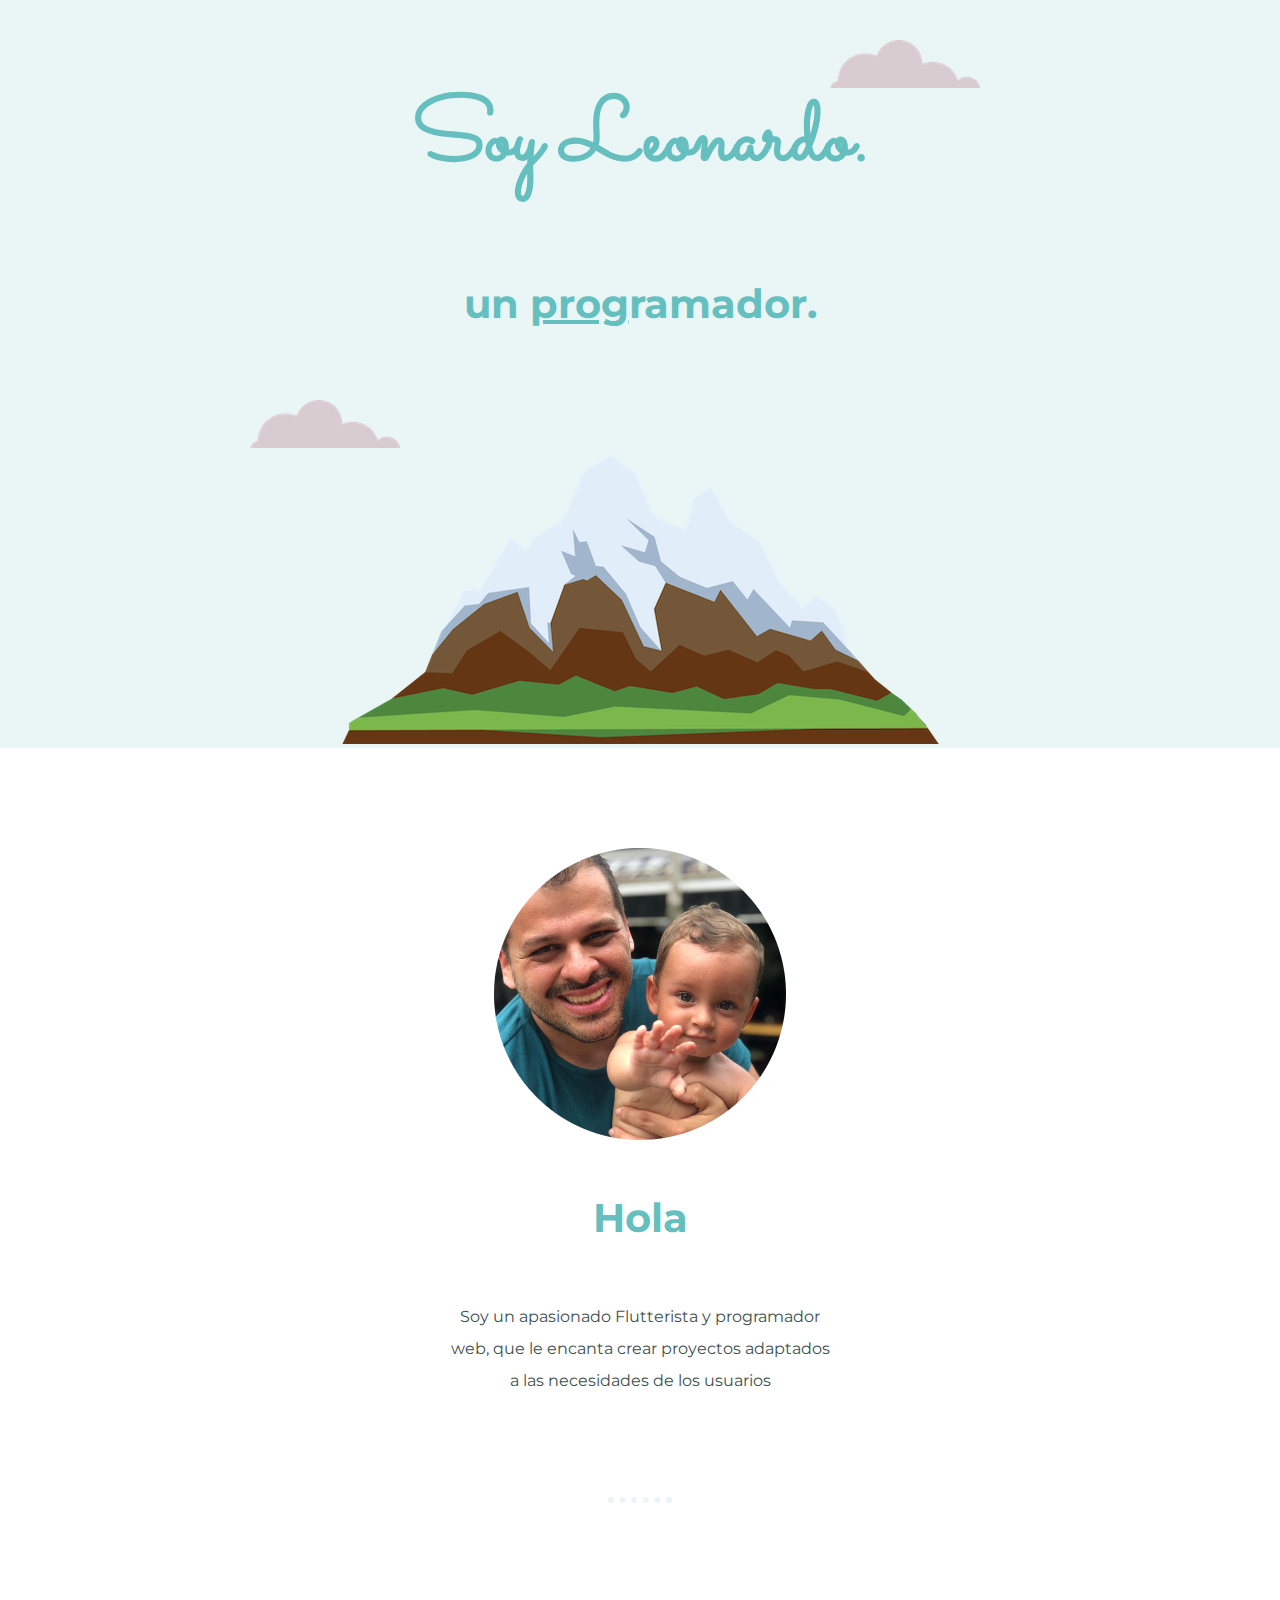
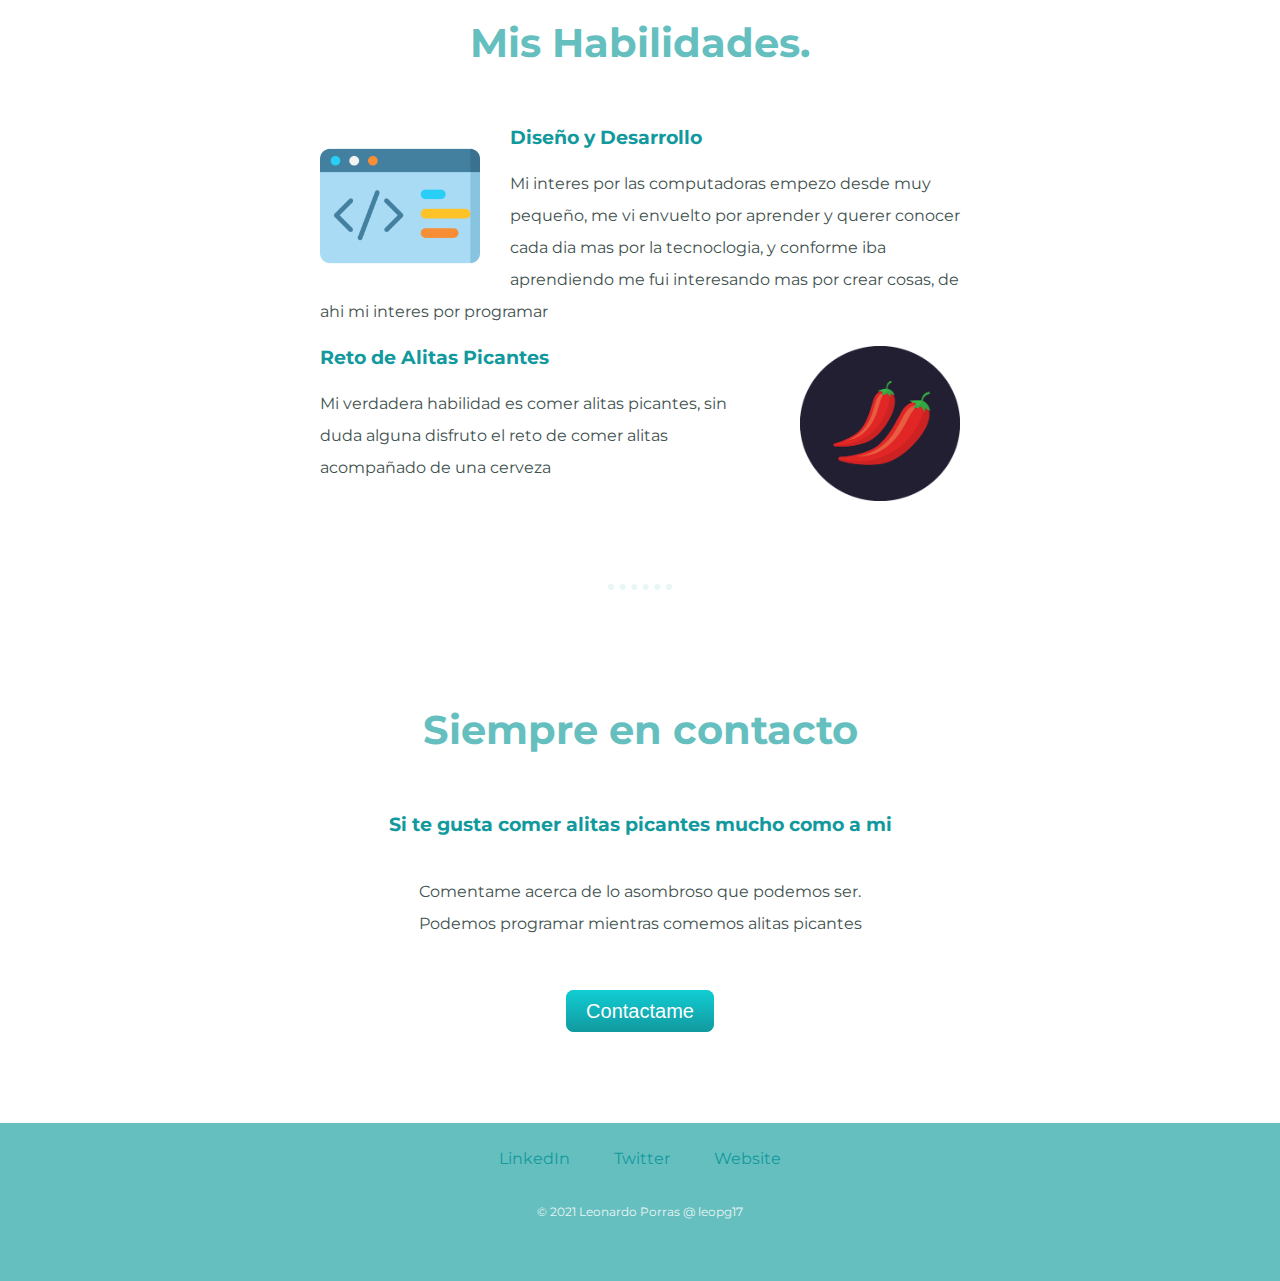
<file: index.html>
<!DOCTYPE html>
<html lang="en" dir="ltr">
  <head>
    <meta charset="utf-8">
    <title>Leonardo Porras Gonzalez</title>
    <link rel="stylesheet" href="css/style.css">
    <link rel="icon" href="favicon.ico">
    <link rel="preconnect" href="https://fonts.googleapis.com">
    <link rel="preconnect" href="https://fonts.gstatic.com" crossorigin>
    <link href="https://fonts.googleapis.com/css2?family=Merriweather:wght@300&family=Montserrat:wght@100&family=Sacramento&display=swap" rel="stylesheet">
  </head>
  <body>
    <div class="top-container">
      <img class="first-cloud" src="images/cloud.png" alt="cloud-img">
      <h1>Soy Leonardo.</h1>
      <h2>un <span>prog</span>ramador.</h2>
      <img class="second-cloud" src="images/cloud.png" alt="cloud-img">
      <img class="mountain" src="images/mountain.png" alt="mountain-img">
    </div>
    <div class="middle-container">
      <div class="profile">
        <img class="leo-img" src="images/foto.png" alt="leo-img">
        <h2>Hola</h2>
        <p class="intro">Soy un apasionado Flutterista y programador web, que le encanta crear proyectos adaptados a las necesidades de los usuarios</p>
      </div>
      <hr>
      <div class="skills">
        <h2>Mis Habilidades.</h2>
        <div class="skill-row">
          <img class="code-img" src="images/code.png" alt="code-img">
          <h3>Diseño y Desarrollo</h3>
          <p class="code-skill-description">Mi interes por las computadoras empezo desde muy pequeño, me vi envuelto por aprender y querer conocer cada dia mas por la tecnoclogia, y conforme iba aprendiendo me fui interesando mas por crear cosas, de ahi mi interes por programar</p>
        </div>
        <div class="skill-row">
          <img class="chillies-img" src="images/chillies.png" alt="chillies-img">
          <h3>Reto de Alitas Picantes</h3>
          <p class="chillies-skill-description">Mi verdadera habilidad es comer alitas picantes, sin duda alguna disfruto el reto de comer alitas acompañado de una cerveza</p>
        </div>
      </div>
      <hr>
      <div class="contact-me">
        <h2>Siempre en contacto</h2>
        <h3>Si te gusta comer alitas picantes mucho como a mi</h3>
        <p class="contact-message">Comentame acerca de lo asombroso que podemos ser. Podemos programar mientras comemos alitas picantes</p>
        <a class="btn" href="mailto:leopg17@hotmail.com">Contactame</a>
      </div>
    </div>
    <div class="bottom-container">
      <a class="footer-link" href="https://www.linkedin.com/">LinkedIn</a>
      <a color="#11999E"class="footer-link" href="https://twitter.com/">Twitter</a>
      <a class="footer-link" href="https://www.appbrewery.co/">Website</a>
      <p class="p-copyright">© 2021 Leonardo Porras @ leopg17 </p>
    </div>
  </body>
</html>
</file>
<file: css/style.css>
body{
  color: #40514E;
  margin: 0;
  text-align: center;
  font-family: 'Merriweather', serif;
}
h1{
  font-size: 5.625rem;
  margin: 50px auto 0 auto;
  font-family: 'Sacramento', cursive;
  color: #66BFBF;
  line-height: 2;
  font-weight: bold;
}
h2{
  line-height: 2;
  font-weight: bold;
  font-size: 2.5rem;
  font-family: 'Montserrat', sans-serif;
  color: #66BFBF;
  padding-bottom: 10px;
}
h3{
  font-family: 'Montserrat', sans-serif;
  color: #11999E;
  font-weight: bold;
}
span{
  text-decoration: underline;
}
a{
  color: #11999E;
  margin: 10px 20px;
  text-decoration: none;
  font-family: 'Montserrat', sans-serif;
}
a:hover{
  color: #EAF6F6;
}
p{
  line-height: 2;
  font-family: 'Montserrat', sans-serif;
}
hr {
  border: dotted #EAF6F6 6px;
  border-bottom: none;
  width: 4%;
  margin: 100px auto;
}
.first-cloud{
  position: absolute;
  right: 300px;
  top: 40px;
}
.top-container{
  background-color: #EAF6F6;
  padding-top: 1px;
  position: relative;
}
.second-cloud{
  position: absolute;
  left: 250px;
  bottom: 300px;
}
.middle-container{
  margin: 100px 0;
}
.skill-row{
  width: 50%;
  margin: 0 auto 0 auto;
  text-align: left;
}
.bottom-container{
  background-color: #66BFBF;
  padding-bottom: 50px;
  margin-top: 50px;
  padding: 25px;
}
.code-img{
  width: 25%;
  float: left;
  margin-right: 30px;
}
.chillies-img{
  width: 25%;
  float: right;
  margin-left: 30px;
}
.intro{
  width: 30%;
  margin: auto;
}
.contact-message{
  width: 40%;
  margin: 40px auto 60px;
}
.btn {
  background: #11cdd4;
  background-image: -webkit-linear-gradient(top, #11cdd4, #11999e);
  background-image: -moz-linear-gradient(top, #11cdd4, #11999e);
  background-image: -ms-linear-gradient(top, #11cdd4, #11999e);
  background-image: -o-linear-gradient(top, #11cdd4, #11999e);
  background-image: linear-gradient(to bottom, #11cdd4, #11999e);
  -webkit-border-radius: 8;
  -moz-border-radius: 8;
  border-radius: 8px;
  font-family: Arial;
  color: #ffffff;
  font-size: 20px;
  padding: 10px 20px 10px 20px;
  text-decoration: none;
}

.btn:hover {
  background: #30e3cb;
  background-image: -webkit-linear-gradient(top, #30e3cb, #2bc4ad);
  background-image: -moz-linear-gradient(top, #30e3cb, #2bc4ad);
  background-image: -ms-linear-gradient(top, #30e3cb, #2bc4ad);
  background-image: -o-linear-gradient(top, #30e3cb, #2bc4ad);
  background-image: linear-gradient(to bottom, #30e3cb, #2bc4ad);
  text-decoration: none;
}
.p-copyright{
  color: #EAF6F6;
  font-size: 0.75rem;
  padding: 20px 20px;
}
</file>
